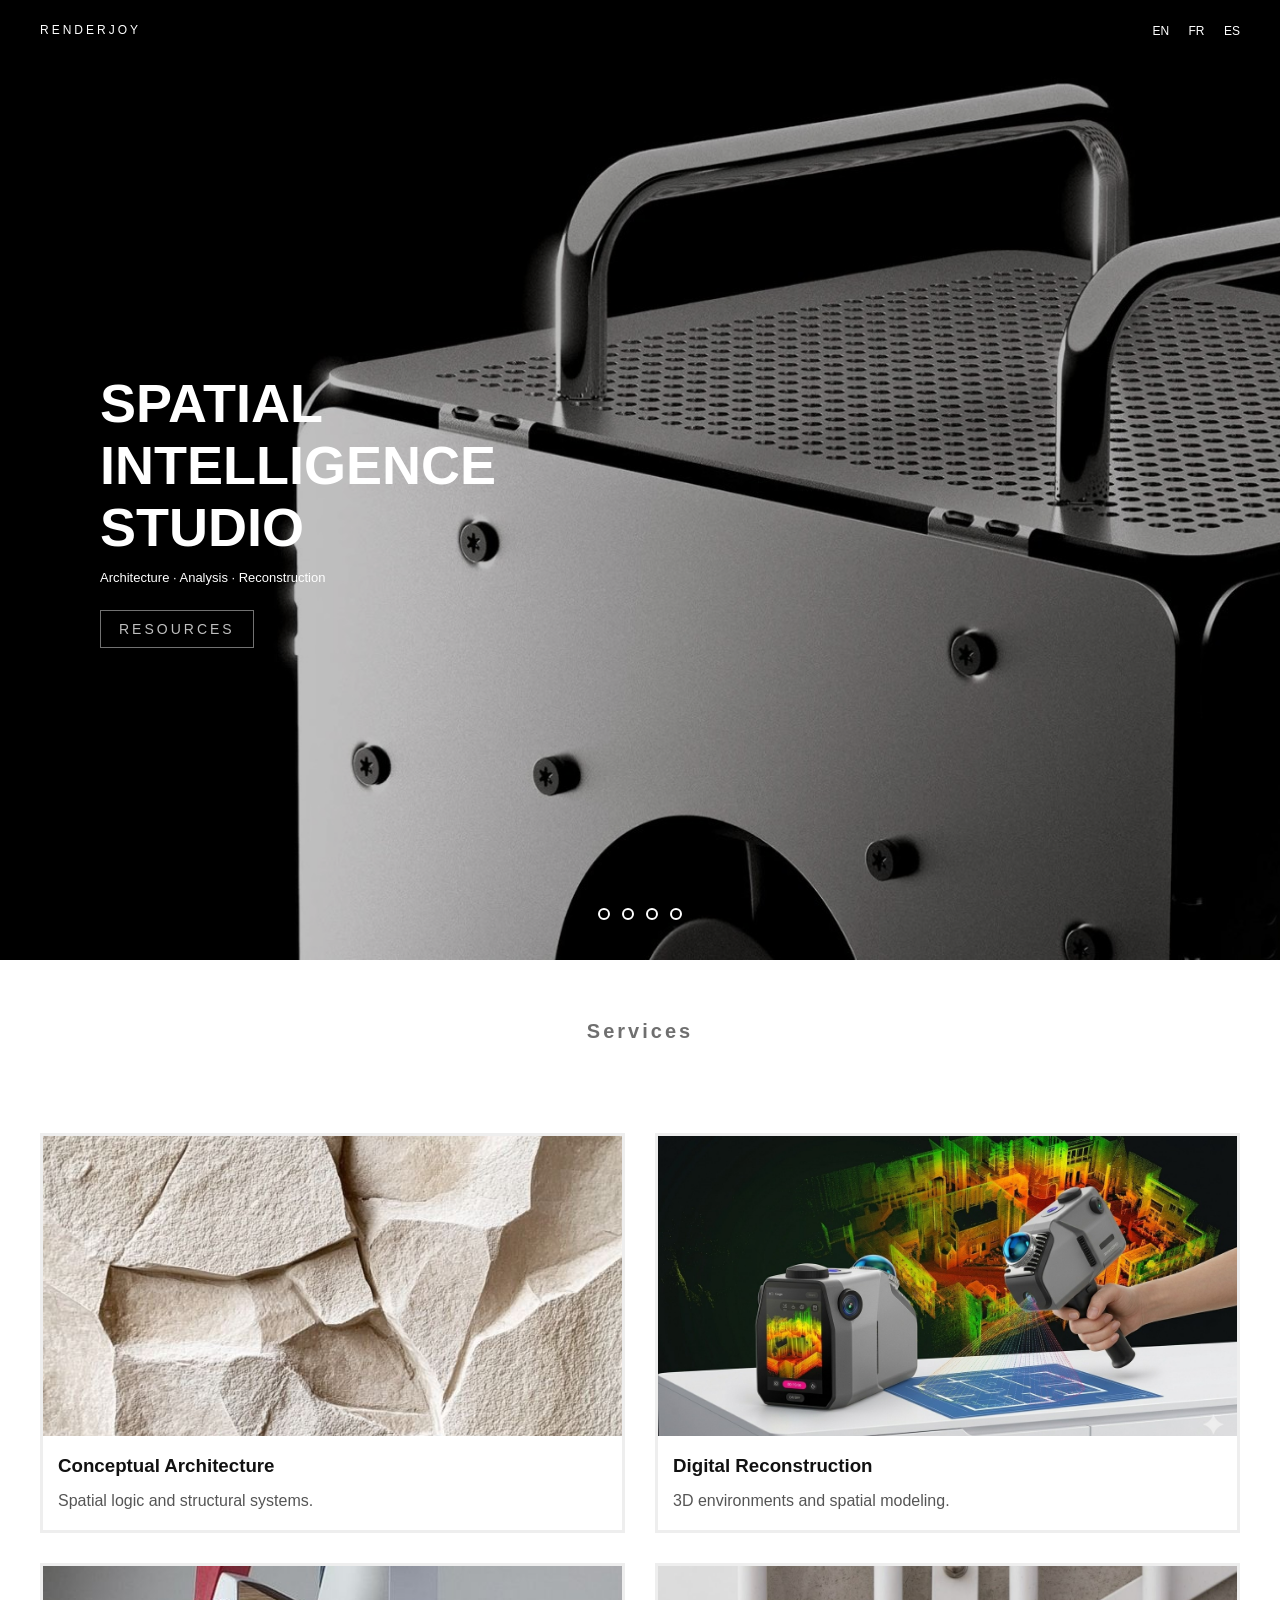
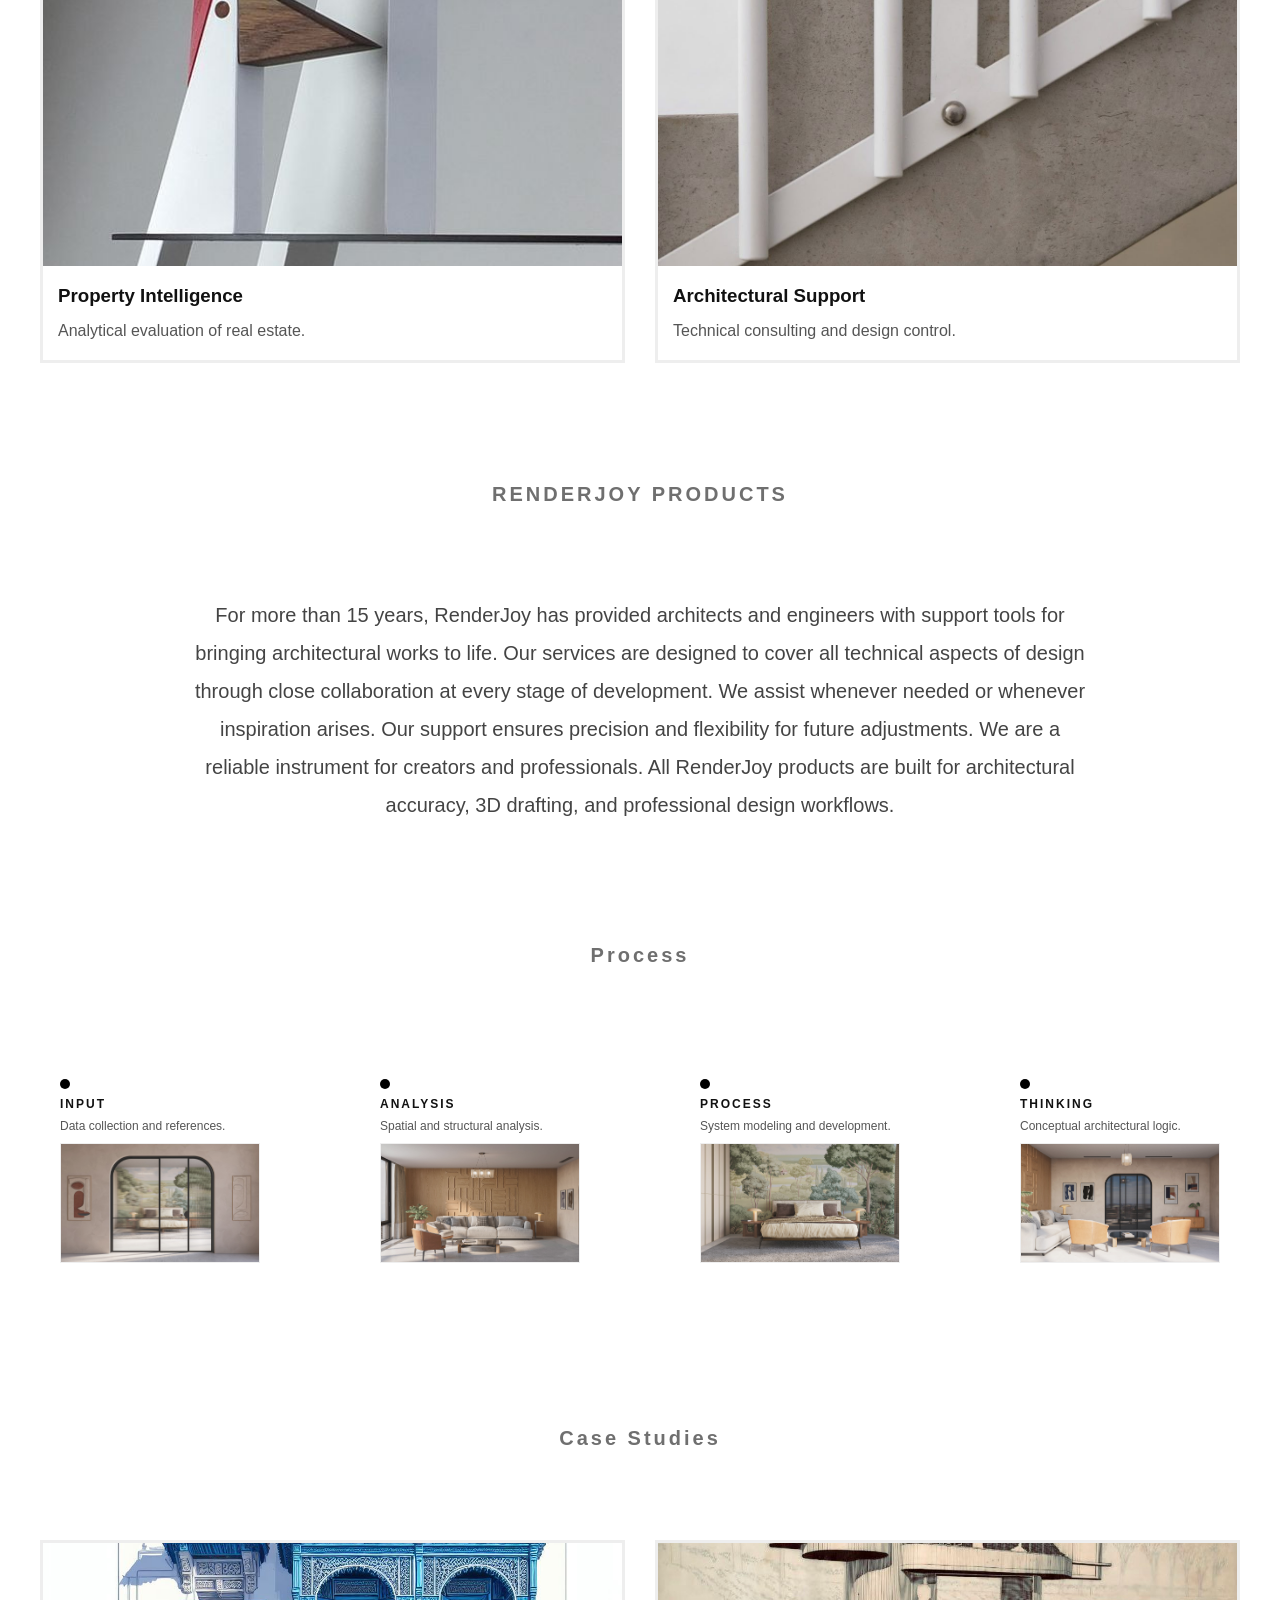
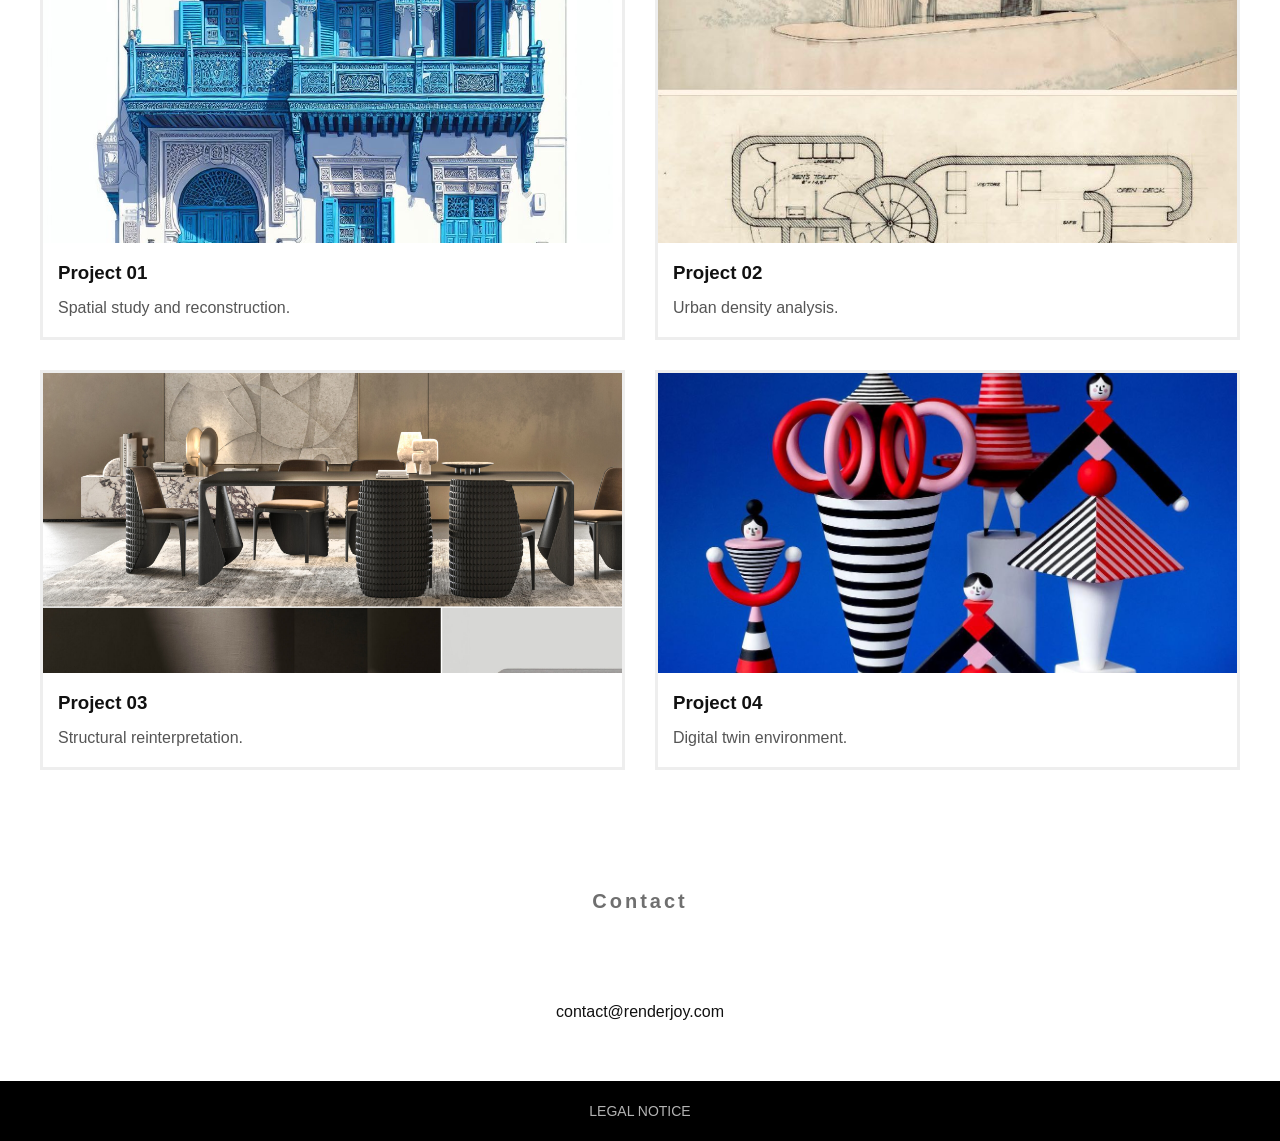
<file: index.html>
<!DOCTYPE html>
<html lang="en">

<head>
  <meta charset="UTF-8">
  <meta name="viewport" content="width=device-width, initial-scale=1.0">
  <title>Renderjoy</title>
  <link rel="stylesheet" href="style.css">
</head>

<body>

<header class="topbar">
  <div class="logo">RENDERJOY</div>

  <div class="lang">
    <span data-lang="en">EN</span>
    <span data-lang="fr">FR</span>
    <span data-lang="es">ES</span>
  </div>
</header>

<section class="hero">

  <div class="slide active" style="background-image:url('images/hero/hero-1.jpg')"></div>
  <div class="slide" style="background-image:url('images/hero/hero-2.jpg')"></div>
  <div class="slide" style="background-image:url('images/hero/hero-3.jpg')"></div>
  <div class="slide" style="background-image:url('images/hero/hero-4.jpg')"></div>

  <div class="overlay"></div>

  <div class="hero-content">

  <h1>Spatial Intelligence Studio</h1>

  <p>Architecture · Analysis · Reconstruction</p>

  <a href="resources.html" class="hero-btn">
    RESOURCES
  </a>

</div>

  <div class="dots">
    <span onclick="showSlide(0)"></span>
    <span onclick="showSlide(1)"></span>
    <span onclick="showSlide(2)"></span>
    <span onclick="showSlide(3)"></span>
  </div>

  <div class="controls">
    <button id="playBtn" onclick="togglePlay()">❚❚</button>
  </div>

</section>

<section class="section">
  <h2 data-i18n="services"></h2>
  <div class="grid" id="servicesGrid"></div>
</section>

<section class="section intro">

  <h2>RENDERJOY PRODUCTS</h2>

  <p data-i18n="intro"></p>

</section>

<section class="section">
  <h2 data-i18n="process"></h2>
  <div class="process-line" id="processGrid"></div>
</section>

<section class="section">
  <h2 data-i18n="cases"></h2>
  <div class="grid" id="casesGrid"></div>
</section>

<section class="section">
  <h2 data-i18n="contact"></h2>
  <p>contact@renderjoy.com</p>
</section>

<footer class="bottombar">

  <div class="footer-right">
    <a href="legal.html">LEGAL NOTICE</a>
  </div>

</footer>

<script src="data.js"></script>
<script src="script.js"></script>

<script type="text/javascript">window.$crisp=[];window.CRISP_WEBSITE_ID="12ac06da-a7bb-461c-9b79-ae9978a41cc5";(function(){d=document;s=d.createElement("script");s.src="https://client.crisp.chat/l.js";s.async=1;d.getElementsByTagName("head")[0].appendChild(s);})();</script>

</body>
</html>
</file>
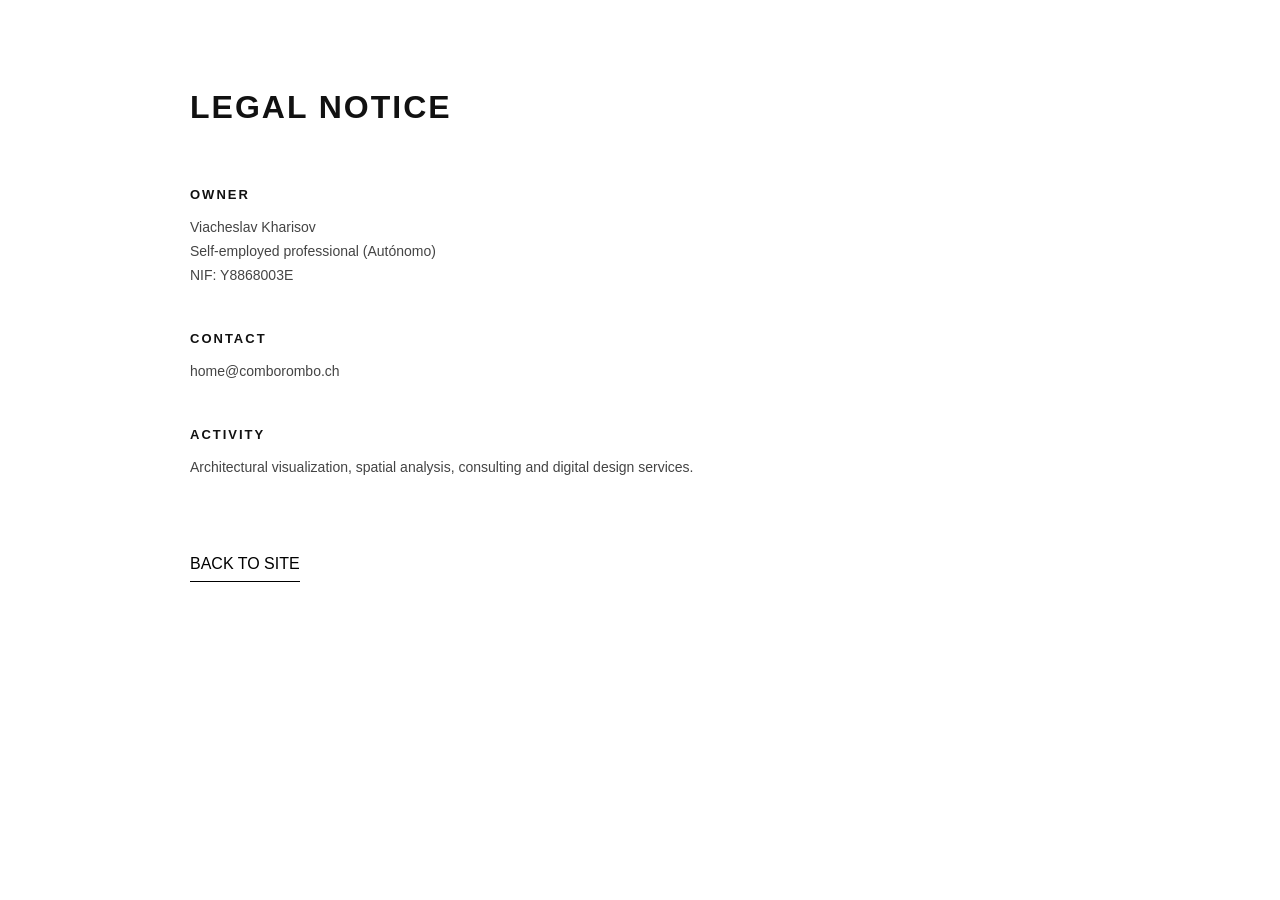
<file: legal.html>
<!DOCTYPE html>
<html lang="en">

<head>
  <meta charset="UTF-8">
  <meta name="viewport" content="width=device-width, initial-scale=1.0">
  <title>Legal Notice</title>

  <style>

    *{
      margin:0;
      padding:0;
      box-sizing:border-box;
    }

    body{
      font-family: Helvetica, Arial, sans-serif;
      background:#fff;
      color:#111;
      padding:80px 40px;
      line-height:1.7;
    }

    .wrap{
      max-width:900px;
      margin:auto;
    }

    h1{
      font-size:32px;
      margin-bottom:50px;
      letter-spacing:2px;
    }

    h2{
      font-size:13px;
      margin-top:40px;
      margin-bottom:10px;
      letter-spacing:2px;
    }

    p{
      font-size:14px;
      color:#444;
      margin-bottom:10px;
    }

    a{
      color:#000;
    }

    .back{
      display:inline-block;
      margin-top:60px;
      text-decoration:none;
      border-bottom:1px solid #000;
      padding-bottom:4px;
    }

  </style>
</head>

<body>

<div class="wrap">

  <h1>LEGAL NOTICE</h1>

  <h2>OWNER</h2>

<p>
  Viacheslav Kharisov<br>
  Self-employed professional (Autónomo)<br>
  NIF: Y8868003E
</p>

  <h2>CONTACT</h2>
  <p>home@comborombo.ch</p>

  <h2>ACTIVITY</h2>
  <p>
    Architectural visualization, spatial analysis,
    consulting and digital design services.
  </p>

  <a href="index.html" class="back">
    BACK TO SITE
  </a>

</div>

</body>
</html>
</file>
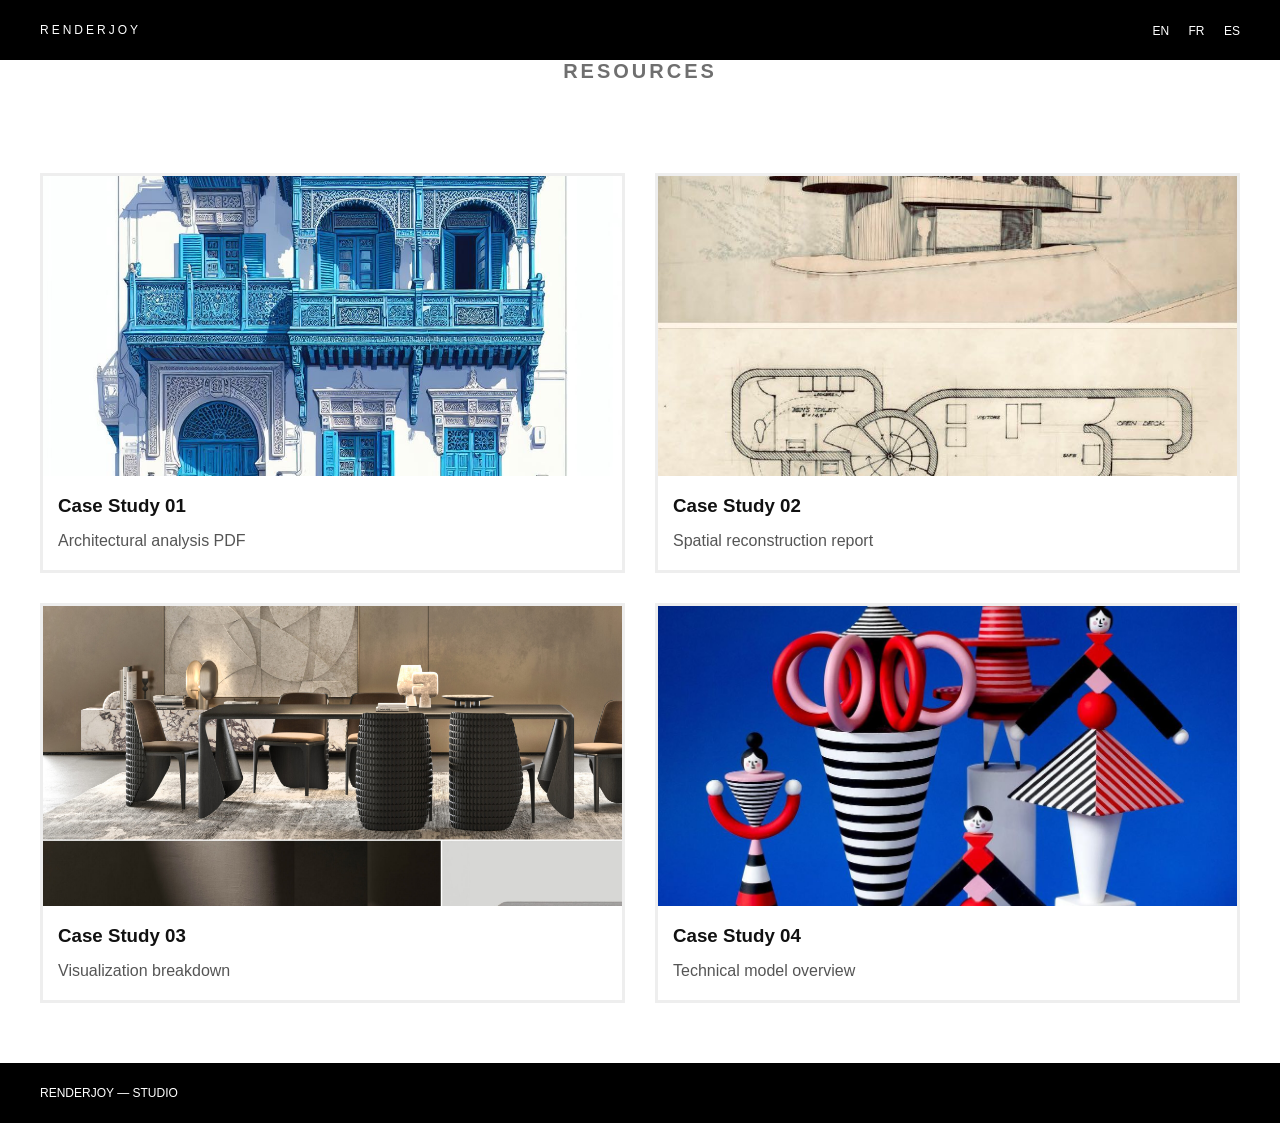
<file: resources.html>
<!DOCTYPE html>
<html lang="en">

<head>
  <meta charset="UTF-8">
  <meta name="viewport" content="width=device-width, initial-scale=1.0">
  <title>Resources - Renderjoy</title>

  <link rel="stylesheet" href="style.css">
</head>

<body>

<header class="topbar">

  <div class="logo">
    RENDERJOY
  </div>

  <div class="lang">
    <span data-lang="en">EN</span>
    <span data-lang="fr">FR</span>
    <span data-lang="es">ES</span>
  </div>

</header>

<!-- CONTENT -->
<section class="section">

  <h2>RESOURCES</h2>

  <div class="grid">

    <div class="card">
      <img src="images/cases/case-1.jpg">
      <h3>Case Study 01</h3>
      <p>Architectural analysis PDF</p>
    </div>

    <div class="card">
      <img src="images/cases/case-2.jpg">
      <h3>Case Study 02</h3>
      <p>Spatial reconstruction report</p>
    </div>

    <div class="card">
      <img src="images/cases/case-3.jpg">
      <h3>Case Study 03</h3>
      <p>Visualization breakdown</p>
    </div>

    <div class="card">
      <img src="images/cases/case-4.jpg">
      <h3>Case Study 04</h3>
      <p>Technical model overview</p>
    </div>

  </div>

</section>

<footer class="bottombar">
  <div class="footer-logo">RENDERJOY — STUDIO</div>
</footer>

</body>
</html>
</file>
<file: style.css>
*{
  margin:0;
  padding:0;
  box-sizing:border-box;
}

body{
  font-family: Helvetica, Arial, sans-serif;
  background:#fff;
  color:#111;
}

/* TOP */

.topbar{
  position:fixed;
  top:0;
  width:100%;
  height:60px;
  background:#000;
  display:flex;
  align-items:center;
  justify-content:center;
  z-index:1000;
}

.logo{
  position:absolute;
  left:40px;
  color:#fff;
  font-size:12px;
  letter-spacing:3px;
}

.lang{
  position:absolute;
  right:40px;
}

.lang span{
  color:#fff;
  margin-left:15px;
  font-size:12px;
  cursor:pointer;
}

/* HERO */

.hero{
  height:100vh;
  margin-top:60px;
  position:relative;
  overflow:hidden;
}

.slide{
  position:absolute;
  width:100%;
  height:100%;
  background-size:cover;
  background-position:center;
  opacity:0;
  transition:0.8s ease;
}

.slide.active{
  opacity:1;
}

.overlay{
  position:absolute;
  width:100%;
  height:100%;
  background:rgba(0,0,0,0.25);
  pointer-events:none;
}

/* HERO TEXT */

.hero-content{
  position:absolute;
  top:50%;
  left:100px;
  transform:translateY(-50%);
  color:#fff;
  max-width:520px;
  z-index:2;
}

.hero-content h1{
  font-size:54px;
  text-transform:uppercase;
}

.hero-content p{
  margin-top:12px;
  font-size:13px;
}

/* ARROWS */

.arrows{
  position:absolute;
  top:50%;
  width:100%;
  display:flex;
  justify-content:space-between;
  transform:translateY(-50%);
  padding:0 30px;
  z-index:10;
}

.arrows button{
  width:52px;
  height:52px;
  border-radius:50%;
  border:1px solid #fff;
  background:rgba(0,0,0,0.3);
  color:#fff;
  cursor:pointer;
}

/* DOTS */

.dots{
  position:absolute;
  bottom:40px;
  left:50%;
  transform:translateX(-50%);
  display:flex;
  gap:12px;
}

.dots span{
  width:12px;
  height:12px;
  border-radius:50%;
  border:2px solid #fff;
  cursor:pointer;
}

.dots span.active{
  background:#fff;
}

/* SECTIONS */

.section{
  padding:60px 30px;
  text-align:center;
}

.section h2{
  font-size:20px;
  letter-spacing:3px;
  margin-bottom:90px;
  opacity:0.6;
}

.grid{
  max-width:1200px;
  margin:auto;
  display:grid;
  grid-template-columns:repeat(2,1fr);
  gap:30px;
}

.card{
  border:3px solid #eee;
  cursor:pointer;
  text-align:left;
}

.card img{
  width:100%;
  height:300px;
  object-fit:cover;
}

.card h3{
  padding:15px;
}

.card p{
  padding:0 15px 20px;
  color:#555;
}

/* PROCESS */

.process{
  display:grid;
  grid-template-columns:repeat(4,1fr);
  gap:20px;
}

.process div{
  border:1px solid #ddd;
  padding:30px;
  cursor:pointer;
}

/* FOOTER */

.bottombar{
  height:60px;
  background:#000;
  display:flex;
  align-items:center;
  justify-content:center;
}

.footer-logo{
  color:#fff;
  font-size:12px;
}

/* =========================
   MODAL FIX (CRITICAL)
========================= */

.modal{
  position: fixed;
  inset: 0;
  width: 100%;
  height: 100%;
  background: rgba(0,0,0,0.92);
  display: flex;
  align-items: center;
  justify-content: center;
  z-index: 99999;
  cursor: pointer;
}

.modal-content{
  max-width: 900px;
  width: 90%;
  max-height: 90vh;
  overflow: auto;
  background: #fff;
  padding: 25px;
}

.modal-content img{
  width: 100%;
  height: auto;
  display: block;
  margin-bottom: 15px;
}

/* увеличенное открытие изображений */
.modal-content h2{
  margin-bottom: 10px;
}


/* =========================
   PROCESS DIAGRAM (ROTRING STYLE)
========================= */

.process-line{
  max-width:1200px;
  margin:auto;
  display:flex;
  justify-content:space-between;
  align-items:center;
  position:relative;
  padding:40px 20px;
}

/* узлы */
.process-node{
  position:relative;
  z-index:2;
  width:200px;
  text-align:left;
  cursor:pointer;
  transition:0.3s;
}

/* точка (узел) */
.process-node::before{
  content:"";
  width:10px;
  height:10px;
  background:#000;
  border-radius:50%;
  position:absolute;
  top:-18px;
  left:0;
}

/* hover эффект */
.process-node:hover{
  transform:translateY(-6px);
}

.process-node h3{
  font-size:12px;
  letter-spacing:2px;
  margin-bottom:8px;
}

.process-node p{
  font-size:12px;
  color:#555;
}

.process-node img{
  width:100%;
  height:120px;
  object-fit:cover;
  margin-top:10px;
  opacity:0.9;
  border:1px solid #eee;
}

@media (max-width: 768px) {

  .hero-content {
    left: 20px;
    right: 20px;
    max-width: 100%;
    transform: translateY(-50%);
  }

  .hero-content h1 {
    font-size: 28px;
    line-height: 1.1;
  }

  .hero-content p {
    font-size: 12px;
  }

  .section {
    padding: 60px 20px;
  }

  .grid {
    grid-template-columns: 1fr;
  }

  .process {
    grid-template-columns: 1fr 1fr;
  }

  .arrows button {
    width: 42px;
    height: 42px;
  }

  .dots span {
    width: 10px;
    height: 10px;
  }
}
.bottombar{
  height:60px;
  background:#000;
  display:flex;
  align-items:center;
  justify-content:space-between;
  padding:0 40px;
  position:relative;
}

.footer-left{
  color:#fff;
  font-size:12px;
  letter-spacing:2px;
}

.footer-right{
  position:absolute;
  left:50%;
  transform:translateX(-50%);
}

.footer-right a{
  color:#fff;
  text-decoration:none;
  font-size:14px;
  opacity:0.7;
}

.hero-btn{
  display:inline-block;
  margin-top:25px;
  font-size:14px;
  letter-spacing:3px;
  color:#fff;
  text-decoration:none;
  opacity:0.75;
  border:1px solid rgba(255,255,255,0.6);
  padding:10px 18px;
  transition:0.3s;
}

.hero-btn:hover{
  opacity:1;
  background:#fff;
  color:#000;
}

.intro p{
  max-width:900px;
  margin:auto;
  font-size:20px;
  line-height:1.9;
  color:#444;
  margin-top:20px;
}
</file>
